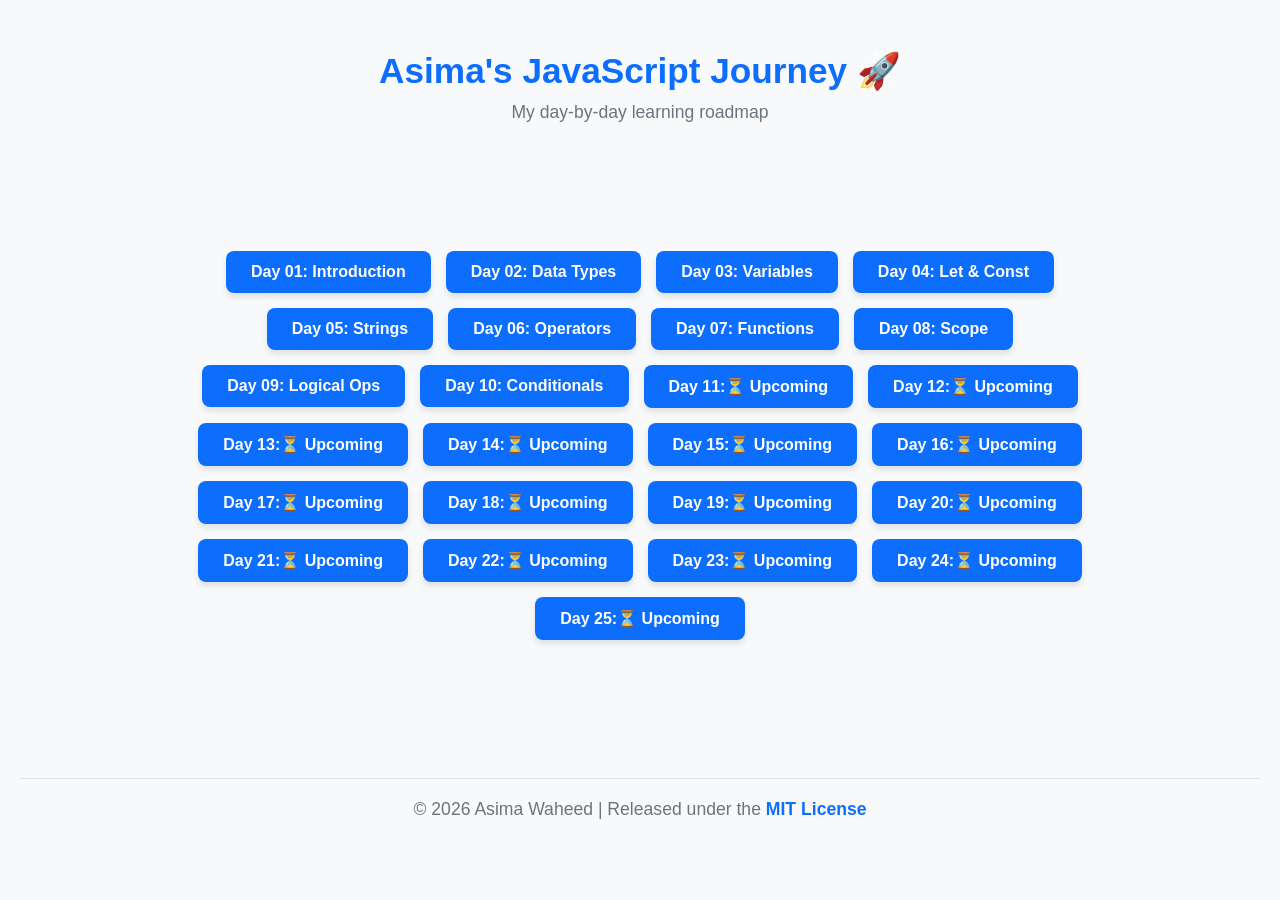
<file: index.html>
<!DOCTYPE html>
<html lang="en">
<head>
    <meta charset="UTF-8">
    <meta name="viewport" content="width=device-width, initial-scale=1.0">
    <title>JavaScript Journey - Asima Waheed</title>
    <link rel="stylesheet" href="style.css">
</head>
<body>

    <header>

        <h1>Asima's JavaScript Journey 🚀</h1>

        <p>My day-by-day learning roadmap</p>

    </header>

    <main class="buttons-container">

        <a href="./Day-1-JS-Introduction/index.html"><button>Day 01: Introduction</button></a>
        <a href="./Day-2-JS-Data-Types/index.html"><button>Day 02: Data Types</button></a>
        <a href="./Day-3-JS-Variables/index.html"><button>Day 03: Variables</button></a>
        <a href="./Day-4-JS-Let-Const/index.html"><button>Day 04: Let & Const</button></a>
        <a href="./Day-5-JS-String/index.html"><button>Day 05: Strings</button></a>
        <a href="./Day-6-JS-Operators/index.html"><button>Day 06: Operators</button></a>
        <a href="./Day-7-JS-Functions/index.html"><button>Day 07: Functions</button></a>
        <a href="./Day-8-JS-Scope/index.html"><button>Day 08: Scope</button></a>
        <a href="./Day-9-JS-Logical-Operators/index.html"><button>Day 09: Logical Ops</button></a>
        <a href="./Day-10-JS-Conditional-Decisions/index.html"><button>Day 10: Conditionals</button></a>
        <a href="./Day-11-JS-/index.html"><button>Day 11:⏳ Upcoming </button></a>
        <a href="./Day-12-JS-/index.html"><button>Day 12:⏳ Upcoming </button></a>
        <a href="./Day-13-JS-/index.html"><button>Day 13:⏳ Upcoming </button></a>
        <a href="./Day-14-JS-/index.html"><button>Day 14:⏳ Upcoming </button></a>
        <a href="./Day-15-JS-/index.html"><button>Day 15:⏳ Upcoming </button></a>
        <a href="./Day-16-JS-/index.html"><button>Day 16:⏳ Upcoming </button></a>
        <a href="./Day-17-JS-/index.html"><button>Day 17:⏳ Upcoming </button></a>
        <a href="./Day-18-JS-/index.html"><button>Day 18:⏳ Upcoming </button></a>
        <a href="./Day-19-JS-/index.html"><button>Day 19:⏳ Upcoming </button></a>
        <a href="./Day-20-JS-/index.html"><button>Day 20:⏳ Upcoming </button></a>
        <a href="./Day-21-JS-/index.html"><button>Day 21:⏳ Upcoming </button></a>
        <a href="./Day-22-JS-/index.html"><button>Day 22:⏳ Upcoming </button></a>
        <a href="./Day-23-JS-/index.html"><button>Day 23:⏳ Upcoming </button></a>
        <a href="./Day-24-JS-/index.html"><button>Day 24:⏳ Upcoming </button></a>
        <a href="./Day-25-JS-/index.html"><button>Day 25:⏳ Upcoming </button></a>


    </main>



    <footer>
        <p>© 2026 Asima Waheed | Released under the <a href="LICENSE" target="_blank">MIT License</a></p>
    </footer>

</body>
</html>
</file>
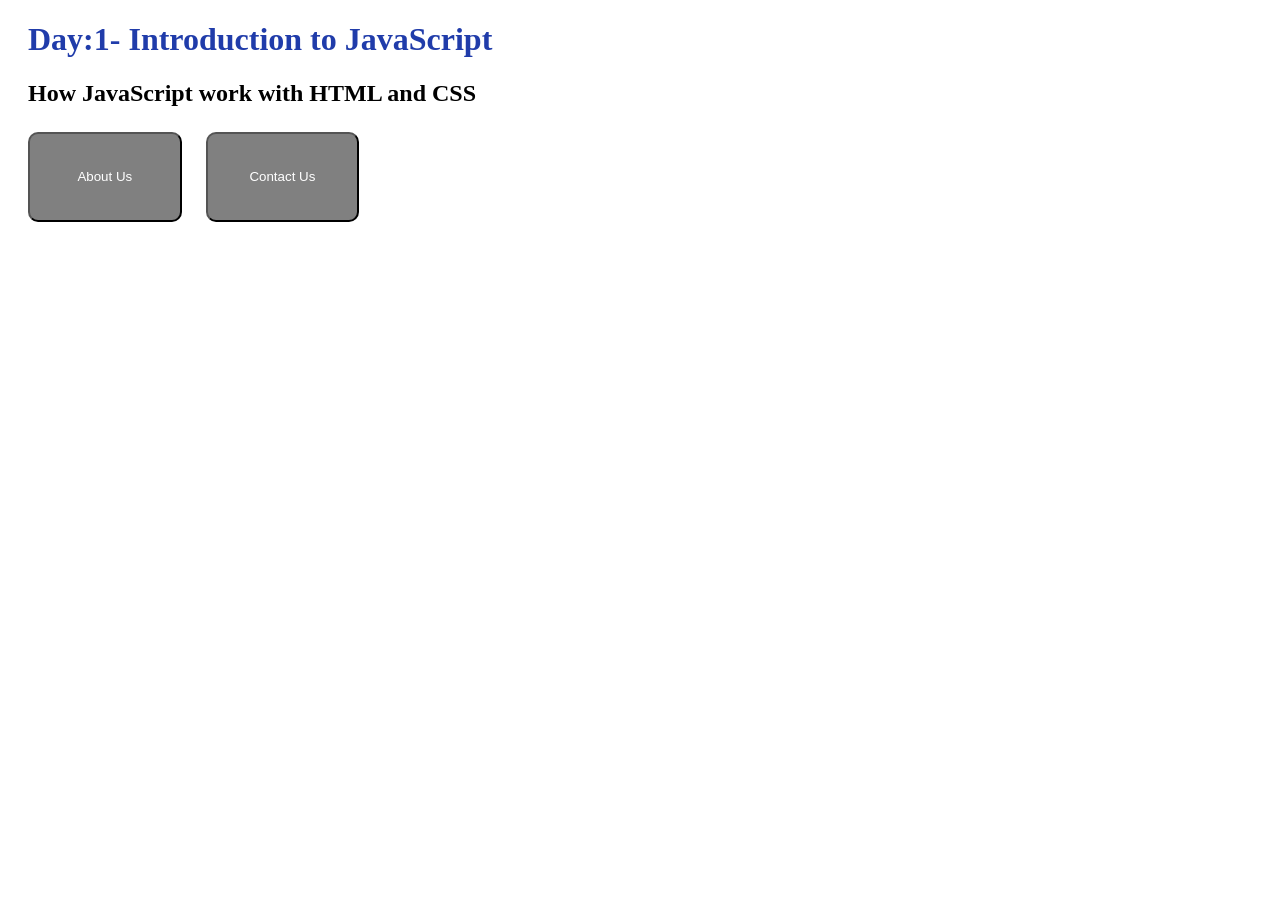
<file: Day-1-JS-Introduction/index.html>
<!DOCTYPE html>
<html lang="en">
<head>
    <meta charset="UTF-8">
    <meta name="viewport" content="width=device-width, initial-scale=1.0">
    <title>Day:1- Introduction to JavaScript</title>
    <link rel="stylesheet" href="style.css">

</head>

<body>

    <h1>Day:1- Introduction to JavaScript</h1>

    <h2>How JavaScript work with HTML and CSS</h2>


    <button onclick="alert('Welcome to JavaScript')">
        About Us
    </button>

    <button onclick="alert('Contacts Us')">
        Contact Us
    </button>
    
</body>

</html>
</file>
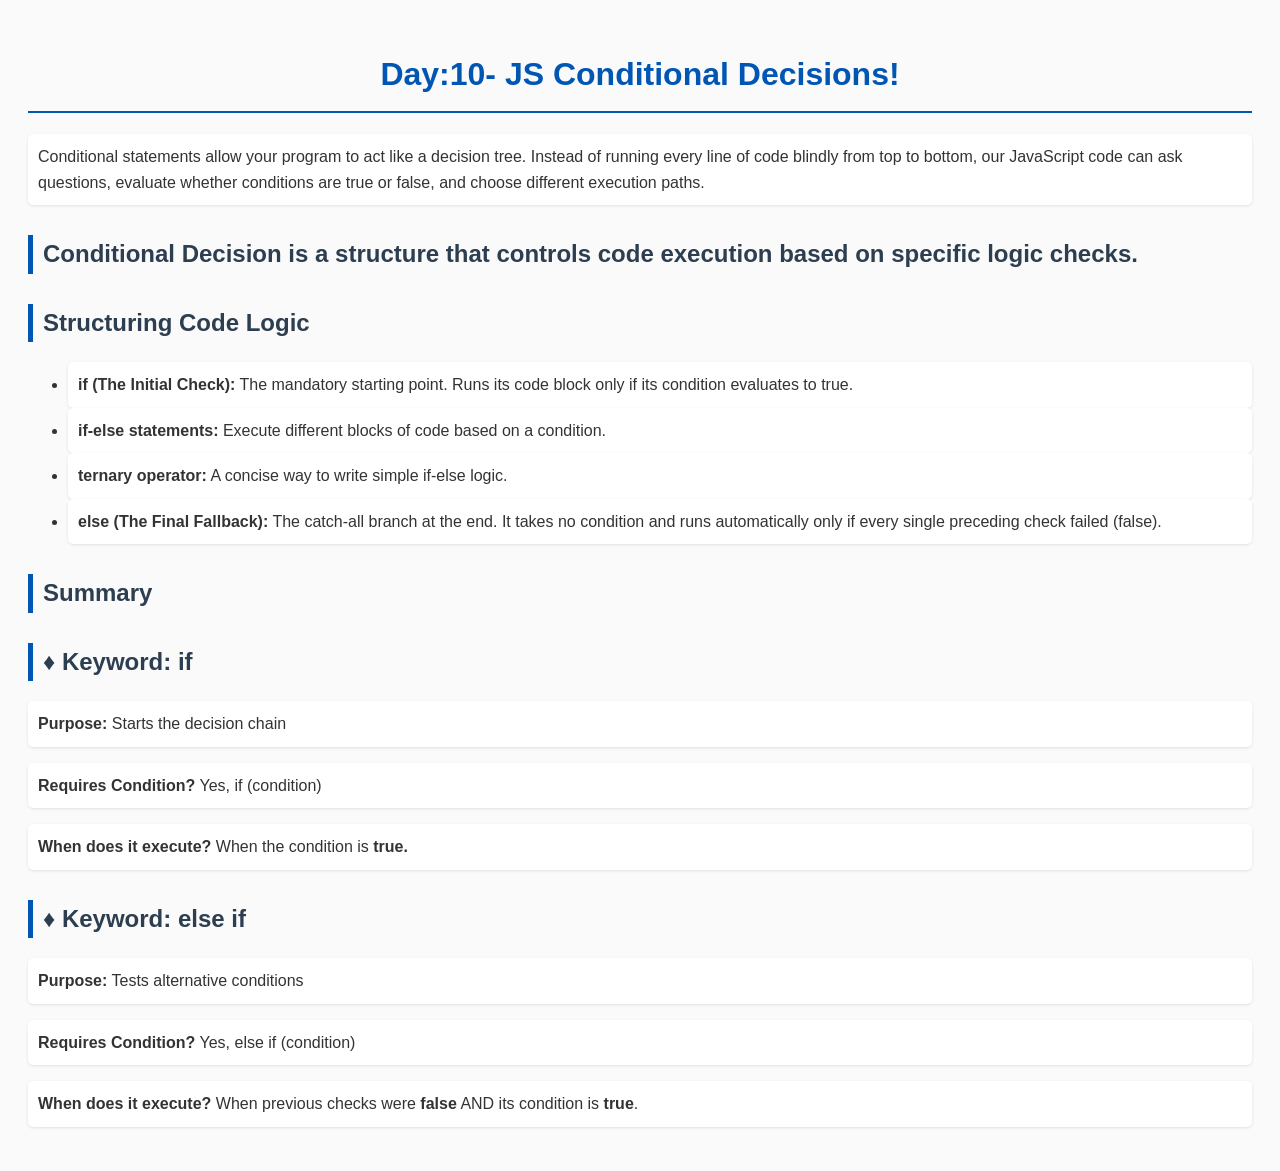
<file: Day-10-JS-Conditional-Decisions/index.html>
<!DOCTYPE html>
<html lang="en">
<head>
    <meta charset="UTF-8">
    <meta name="viewport" content="width=device-width, initial-scale=1.0">
    <title>Day:10- JS Conditional Decisions!</title>
    <link rel="stylesheet" href="style.css">
</head>
<body>

    <h1>Day:10- JS Conditional Decisions!</h1>

            <p>Conditional statements allow your program to act like a decision tree. 
                Instead of running every line of code blindly from top to bottom, 
                our JavaScript code can ask questions, evaluate whether conditions 
                are true or false, and choose different execution paths.</p>

        <h2>Conditional Decision is a structure that controls code execution
             based on specific logic checks.</h2>

        <h2>Structuring Code Logic</h2>

            <ul>
                <li><strong>if (The Initial Check):</strong>
                     The mandatory starting point. Runs its code block only if its condition
                      evaluates to true.</li>

                <li><strong>if-else statements:</strong> Execute different blocks of code
                     based on a condition.</li>

                <li><strong>ternary operator:</strong> A concise way to write simple 
                    if-else logic.</li>

                <li><strong>else (The Final Fallback):</strong> The catch-all branch at the end. 
                    It takes no condition and runs automatically only if every single 
                    preceding check failed (false).</li>
            </ul>

        <h2>Summary</h2>

        <h2><strong>♦ Keyword: if</strong></h2>

            <p><strong>Purpose:</strong> Starts the decision chain</p> 
                
            <p><strong>Requires Condition?</strong> Yes, if (condition)</p>

            <p><strong>When does it execute?</strong> When the condition is <strong>true.</strong></p>

        <h2><strong>♦ Keyword: else if</strong></h2>

            <p><strong>Purpose:</strong> Tests alternative conditions</p> 
                
            <p><strong>Requires Condition?</strong> Yes, else if (condition)</p>

            <p><strong>When does it execute?</strong> When previous checks were 
                <strong>false</strong> AND its condition is <strong>true</strong>.</p>

    
    <script src="script.js"></script>

</body>

</html>
</file>
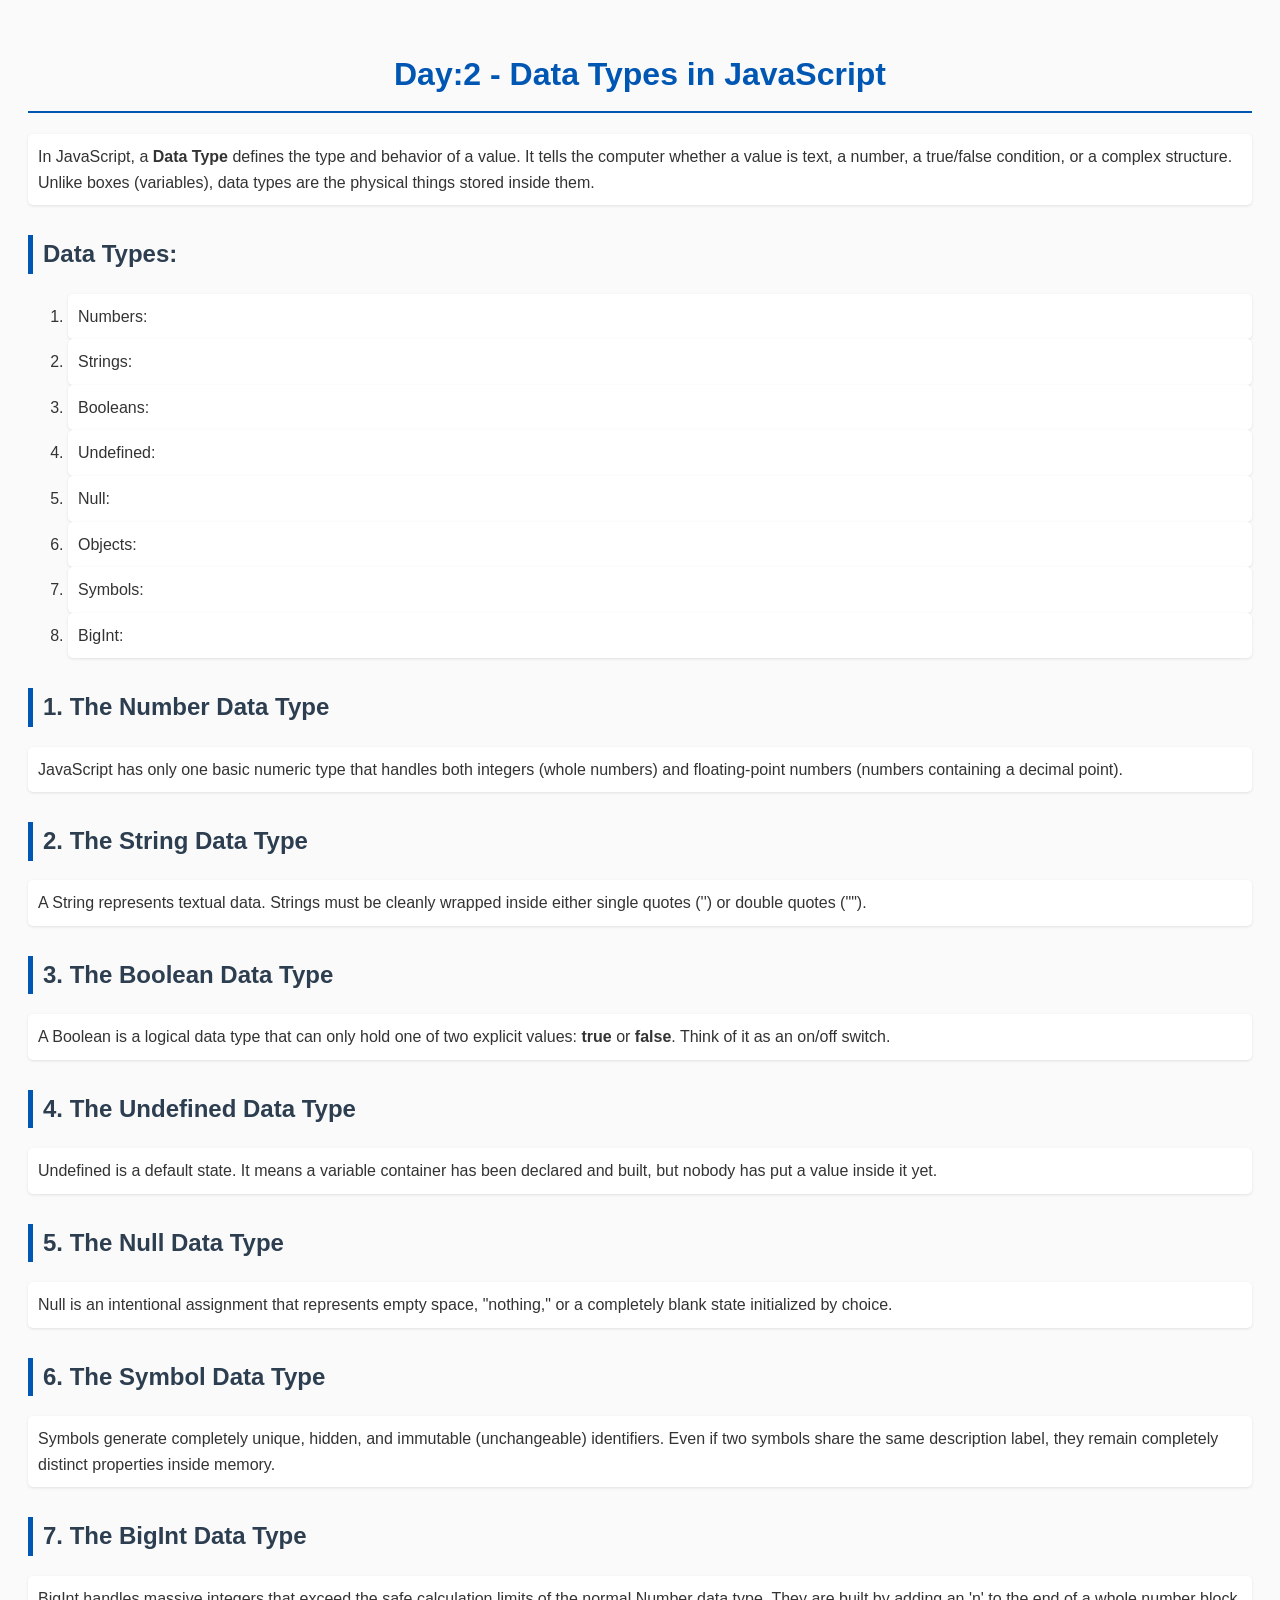
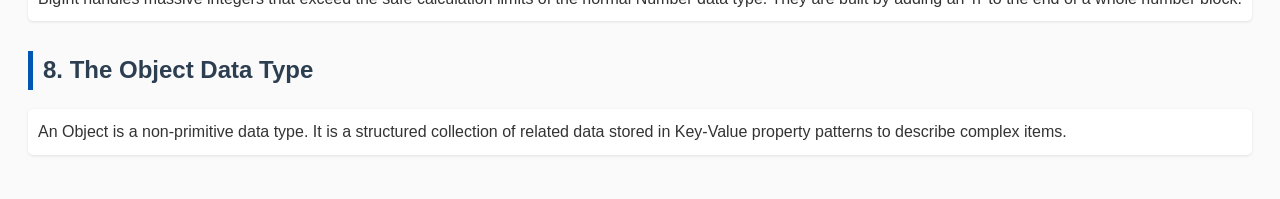
<file: Day-2-JS-Data-Types/index.html>
<!DOCTYPE html>
<html lang="en">
<head>
    <meta charset="UTF-8">
    <meta name="viewport" content="width=device-width, initial-scale=1.0">
    <title>Day-2-JS-Data-Types</title>
    <link rel="stylesheet" href="style.css">

</head>

<body>

    <h1>Day:2 - Data Types in JavaScript</h1>
    
        <p>In JavaScript, a <strong>Data Type</strong> defines the type and behavior of a value. 
            It tells the computer whether a value is text, a number, a true/false condition, 
            or a complex structure. Unlike boxes (variables), data types are the physical 
            things stored inside them.
        </p>

    <h2>Data Types:</h2>
        <ol>
            <li>Numbers:</li>
            <li>Strings:</li>
            <li>Booleans:</li>
            <li>Undefined:</li>
            <li>Null:</li>
            <li>Objects:</li>
            <li>Symbols:</li>
            <li>BigInt:</li>
        </ol>

    <h2>1. The Number Data Type</h2>
        <p>JavaScript has only one basic numeric type that handles both 
            integers (whole numbers) and floating-point numbers 
            (numbers containing a decimal point).
        </p>
    
    <h2>2. The String Data Type</h2>
        <p>A String represents textual data. Strings must be cleanly wrapped 
            inside either single quotes ('') or double quotes ("").
        </p>

    <h2>3. The Boolean Data Type</h2>
        <p>A Boolean is a logical data type that can only hold one of 
            two explicit values: <strong>true</strong> or <strong>false</strong>. 
            Think of it as an on/off switch.
        </p>

    <h2>4. The Undefined Data Type</h2>
        <p>Undefined is a default state. It means a variable container has been 
            declared and built, but nobody has put a value inside it yet.
        </p>

    <h2>5. The Null Data Type</h2>
        <p>Null is an intentional assignment that represents empty space, 
            "nothing," or a completely blank state initialized by choice.
        </p>

    <h2>6. The Symbol Data Type</h2>
        <p>Symbols generate completely unique, hidden, and immutable (unchangeable) 
            identifiers. Even if two symbols share the same description label, 
            they remain completely distinct properties inside memory.
        </p>

    <h2>7. The BigInt Data Type</h2>
        <p>BigInt handles massive integers that exceed the safe calculation limits of the 
            normal Number data type. They are built by adding an 'n' to the end of a whole number block.
        </p>

    <h2>8. The Object Data Type</h2>
        <p>An Object is a non-primitive data type. It is a structured collection of related 
            data stored in Key-Value property patterns to describe complex items.
        </p>


<script src="script.js"></script>

</body>

</html>
</file>
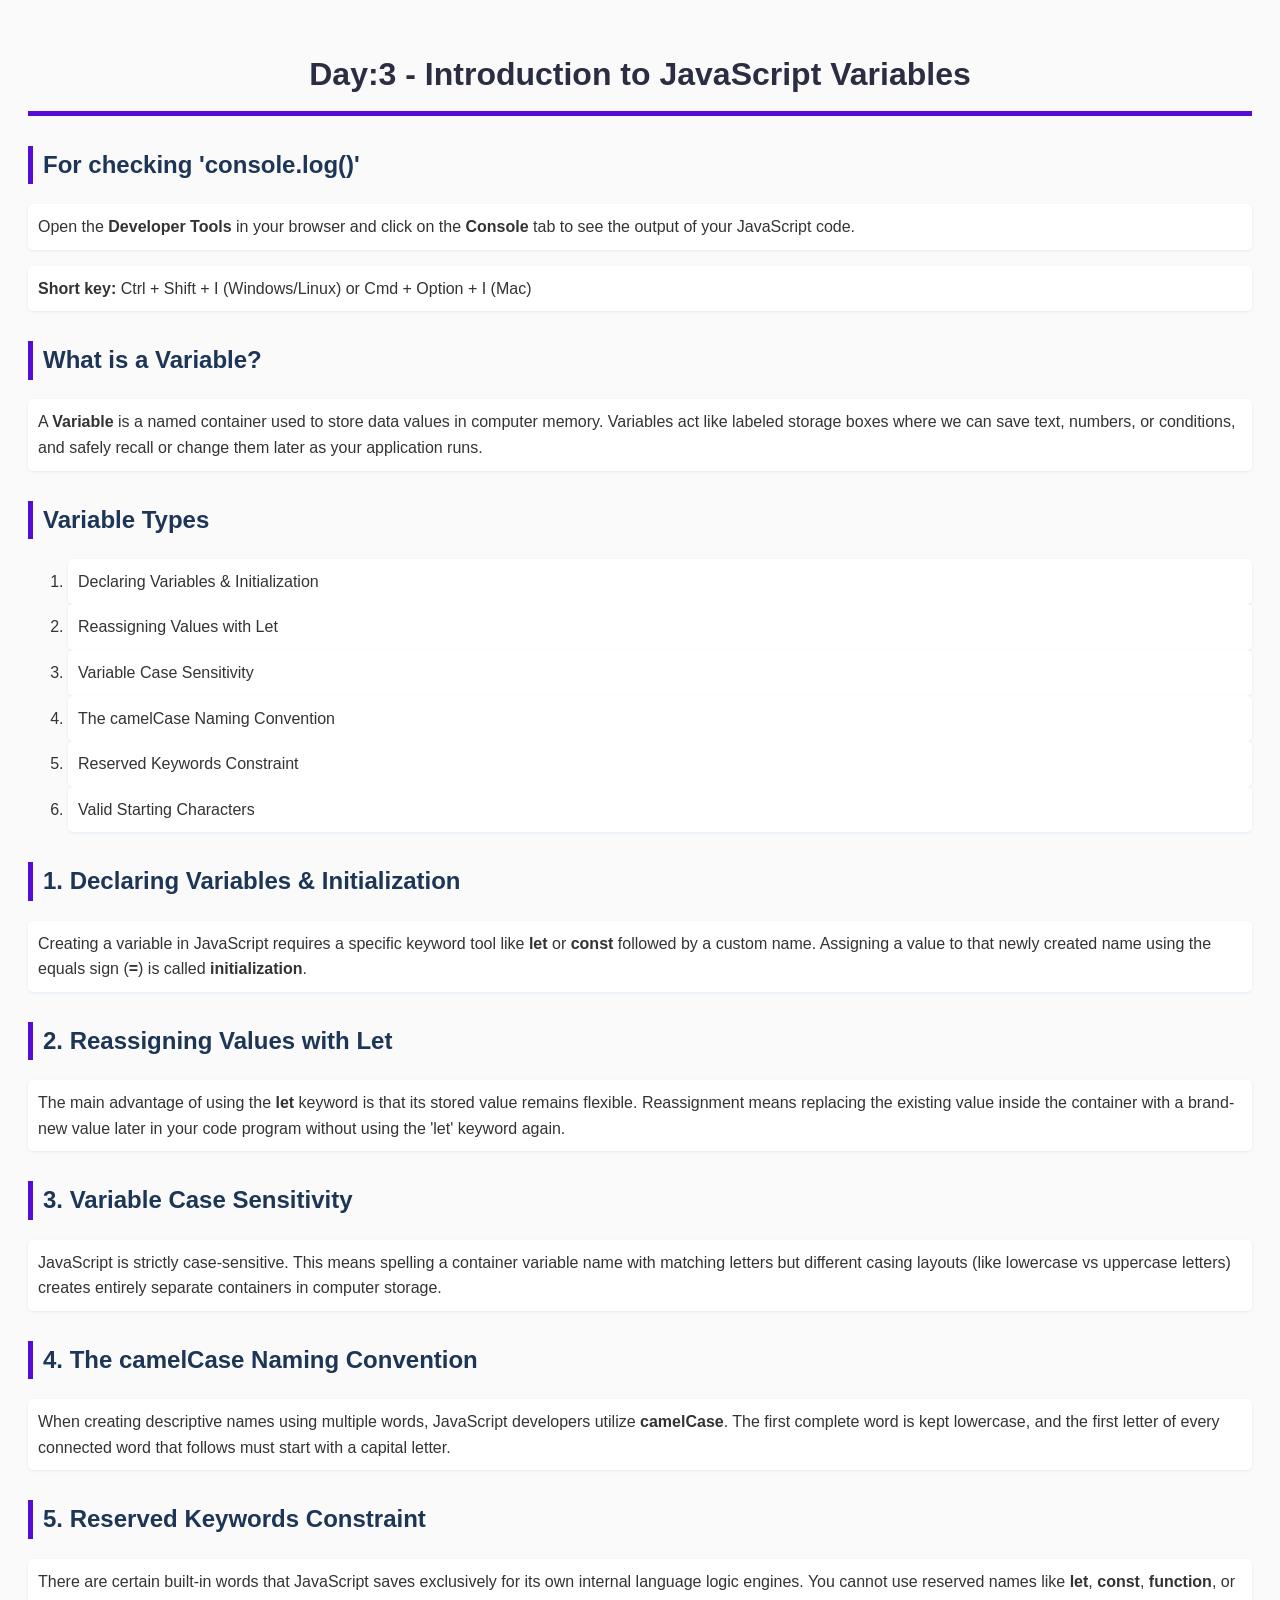
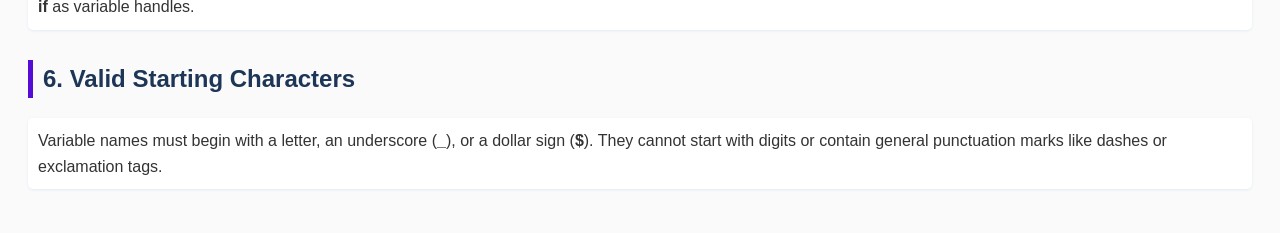
<file: Day-3-JS-Variables/index.html>
<!DOCTYPE html>
<html lang="en">
<head>
    <meta charset="UTF-8">
    <meta name="viewport" content="width=device-width, initial-scale=1.0">
    <title>Day:3 - Introduction to JavaScript Variables</title>
    <link rel="stylesheet" href="style.css">
</head>
<body>

    <h1>Day:3 - Introduction to JavaScript Variables</h1>
    
    <h2>For checking 'console.log()'</h2>
    <p>Open the <strong>Developer Tools</strong> in your browser and click on the <strong>Console</strong> 
        tab to see the output of your JavaScript code.</p>
        <p><strong>Short key:</strong> Ctrl + Shift + I (Windows/Linux) or Cmd + Option + I (Mac)</p> 

    <h2>What is a Variable?</h2>
        <p>A <strong>Variable</strong> is a named container used to store data
            values in computer memory. Variables act like labeled storage
            boxes where we can save text, numbers, or conditions, and safely
            recall or change them later as your application runs.
        </p>

    <h2>Variable Types</h2>
        <ol>
            <li>Declaring Variables & Initialization</li>
            <li>Reassigning Values with Let</li>
            <li>Variable Case Sensitivity</li>
            <li>The camelCase Naming Convention</li>
            <li>Reserved Keywords Constraint</li>
            <li>Valid Starting Characters</li>
        </ol>

    <h2>1. Declaring Variables & Initialization</h2>
        <p>Creating a variable in JavaScript requires a specific keyword tool
            like <strong>let</strong> or <strong>const</strong> followed by a 
            custom name. Assigning a value to that newly created name using the 
            equals sign (<strong>=</strong>) is called <strong>initialization</strong>.
        </p>
    
    <h2>2. Reassigning Values with Let</h2>
        <p>The main advantage of using the <strong>let</strong> keyword is that its 
            stored value remains flexible. Reassignment means replacing the existing 
            value inside the container with a brand-new value later in your code 
            program without using the 'let' keyword again.
        </p>

    <h2>3. Variable Case Sensitivity</h2>
        <p>JavaScript is strictly case-sensitive. This means spelling a container 
            variable name with matching letters but different casing layouts 
            (like lowercase vs uppercase letters) creates entirely separate containers 
            in computer storage.
        </p>

    <h2>4. The camelCase Naming Convention</h2>
        <p>When creating descriptive names using multiple words, 
            JavaScript developers utilize <strong>camelCase</strong>. The first complete 
            word is kept lowercase, and the first letter of every connected word 
            that follows must start with a capital letter.
        </p>

    <h2>5. Reserved Keywords Constraint</h2>
        <p>There are certain built-in words that JavaScript saves exclusively for its 
            own internal language logic engines. You cannot use reserved names 
            like <strong>let</strong>, <strong>const</strong>, <strong>function</strong>, 
            or <strong>if</strong> as variable handles.
        </p>

    <h2>6. Valid Starting Characters</h2>
        <p>Variable names must begin with a letter, an underscore (<strong>_</strong>), 
            or a dollar sign (<strong>$</strong>). They cannot start with digits or 
            contain general punctuation marks like dashes or exclamation tags.
        </p>

  
    <script src="script.js"></script>

</body>

</html>
</file>
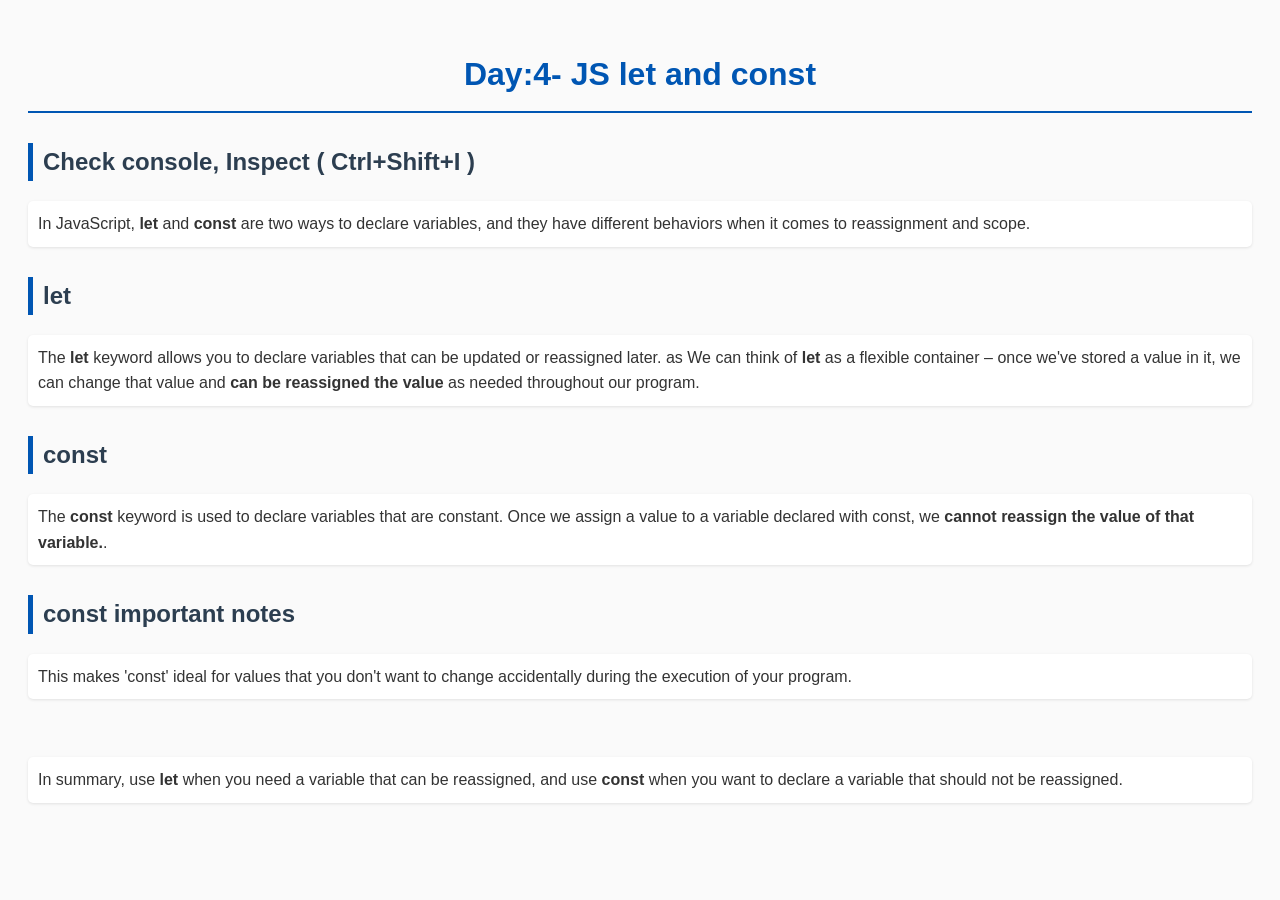
<file: Day-4-JS-Let-Const/index.html>
<!DOCTYPE html>
<html lang="en">
<head>
    <meta charset="UTF-8">
    <meta name="viewport" content="width=device-width, initial-scale=1.0">
    <title>Day:4- JavaScript let and const</title>
    <link rel="stylesheet" href="style.css">
    <script src="script.js" defer></script>
</head>

<body>

    <h1>Day:4- JS let and const</h1>

    <h2>Check console, Inspect ( Ctrl+Shift+I )</h2>

        <p>In JavaScript, <strong>let</strong> and <strong>const</strong> are two ways 
            to declare variables, and they have different behaviors when it comes 
            to reassignment and scope.</p>

    <h2>let</h2>
        <p>The <strong> let </strong> keyword allows you to declare variables that
             can be updated or reassigned later.  as
             We can think of <strong> let </strong>  as a flexible container – 
             once we've stored a value in it, we can change that value and 
             <strong>can be reassigned the value</strong> as needed throughout our program.</p>

    <h2>const</h2>
    <p>The <strong> const </strong> keyword is used to declare variables that are constant. 
        Once we assign a value to a variable declared with const,
        we <strong> cannot reassign the value of that variable.</strong>.</p>

    <h2>const important notes</h2>
    <p>This makes 'const' ideal for values that you don't want to change accidentally
         during the execution of your program.</p> <br>

    <p>In summary, use <strong> let </strong> when you need a variable that can be reassigned,
         and use <strong> const </strong> when you want to declare 
         a variable that should not be reassigned.</p>

</body>
</html>
</file>
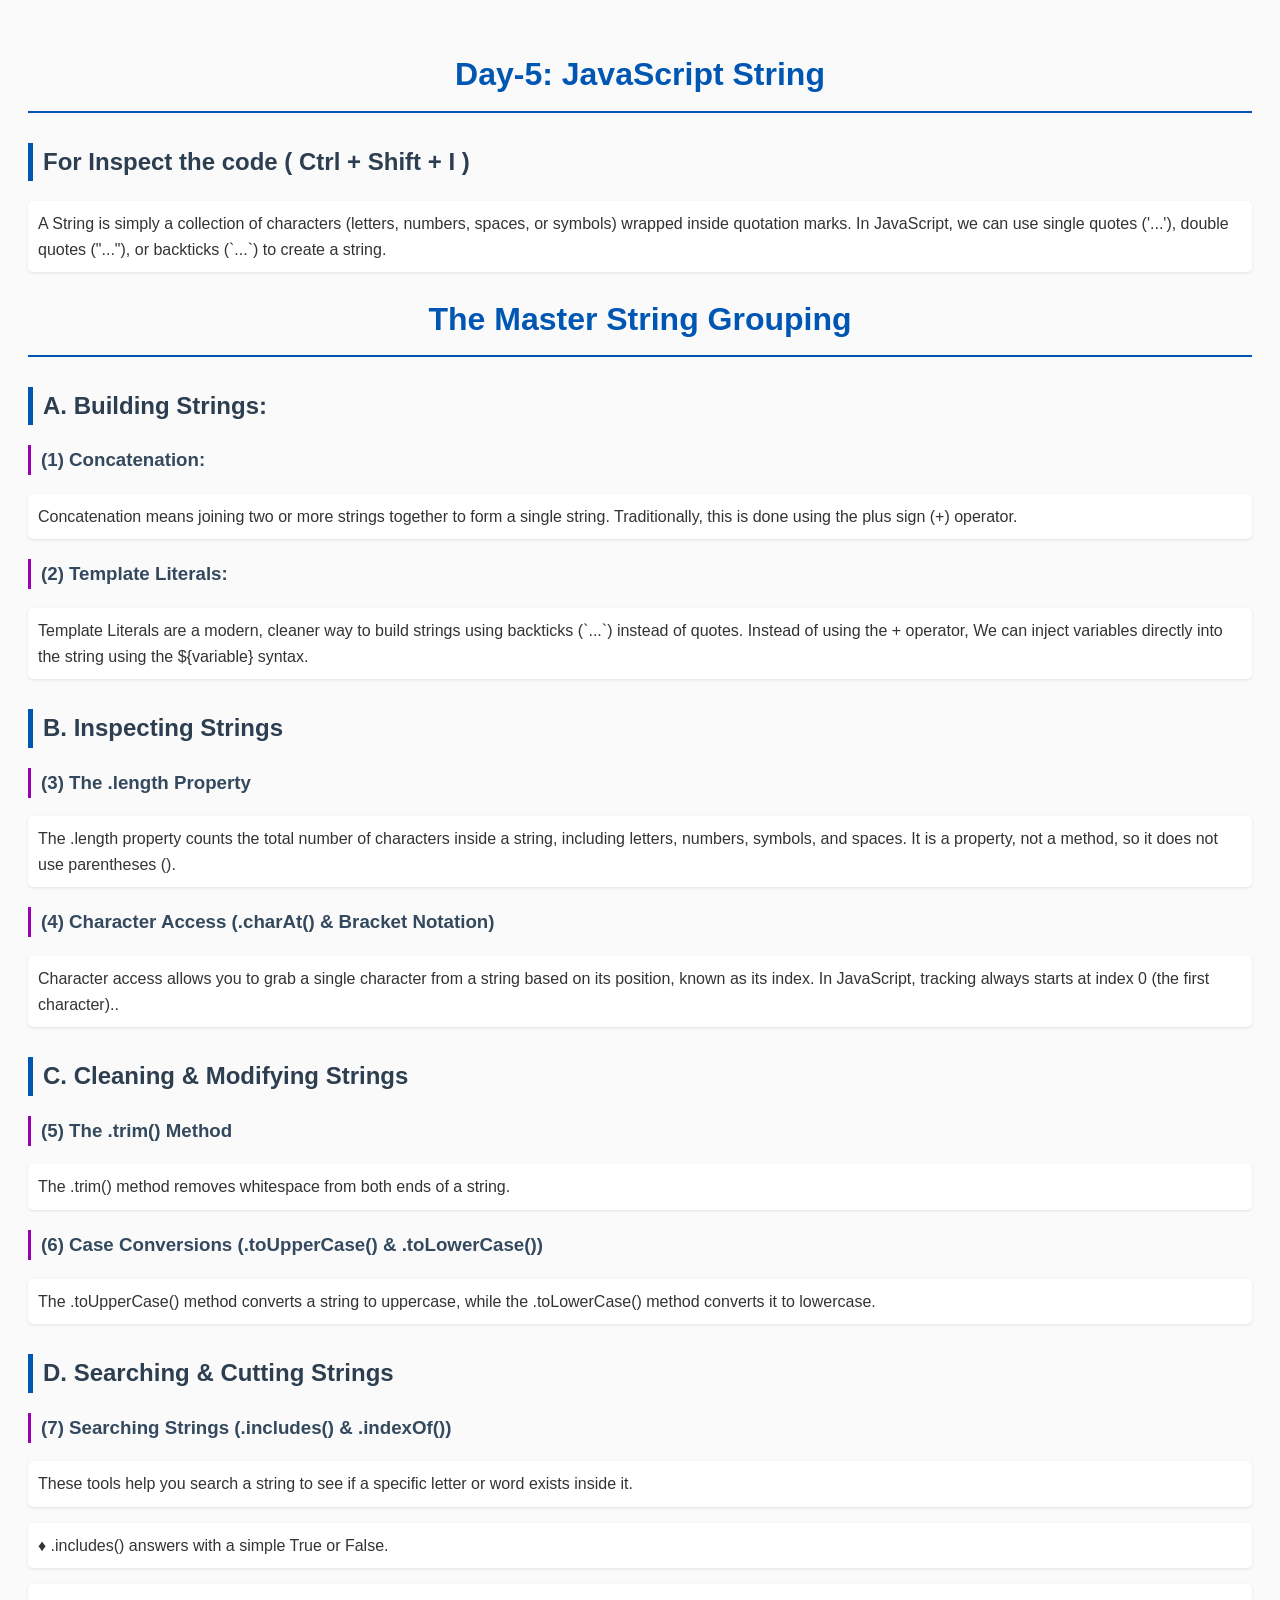
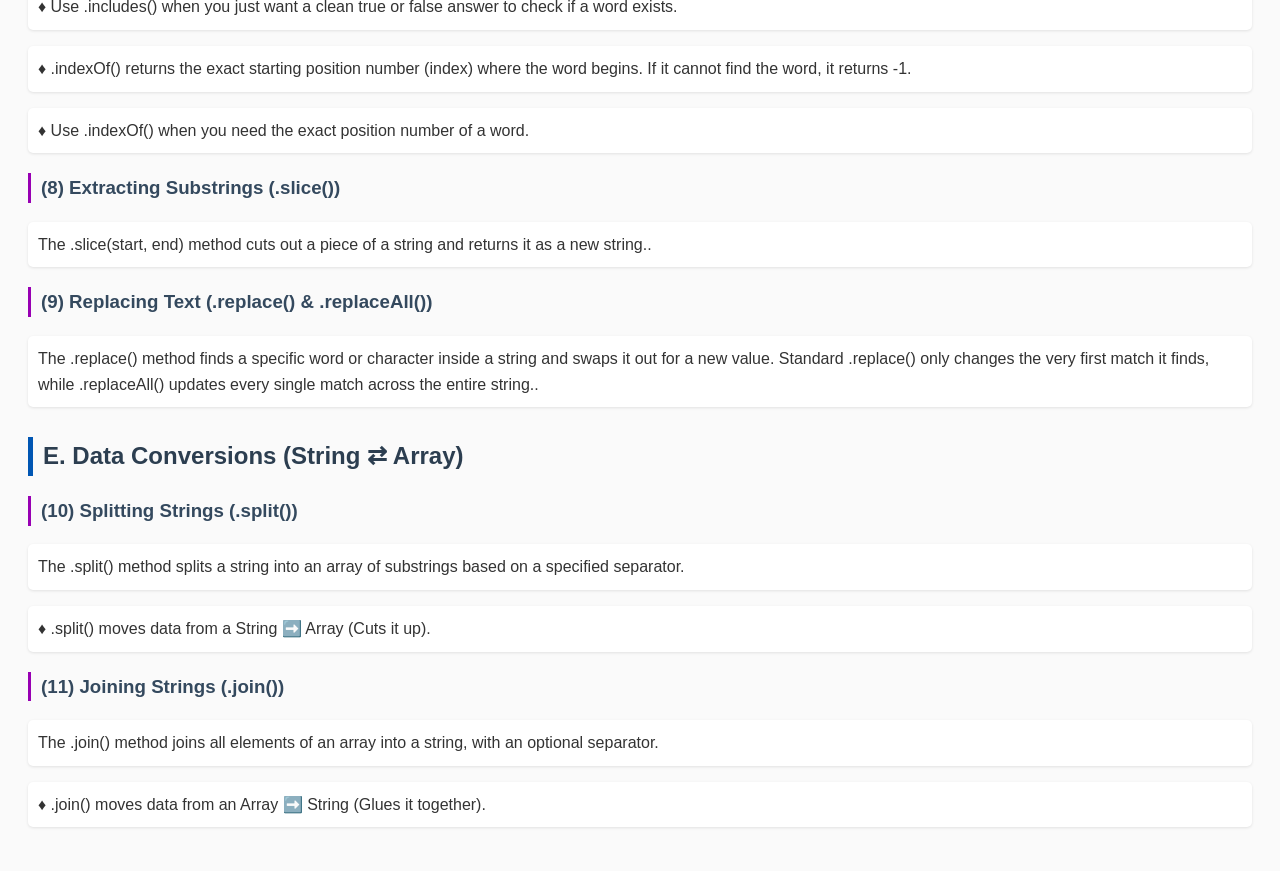
<file: Day-5-JS-String/index.html>
<!DOCTYPE html>
<html lang="en">
<head>
    <meta charset="UTF-8">
    <meta name="viewport" content="width=device-width, initial-scale=1.0">
    <title>Day-5: JavaScript String</title>
    <link rel="stylesheet" href="style.css">
</head>
<body>

    <h1>Day-5: JavaScript String</h1>

        <h2>For Inspect the code ( Ctrl + Shift + I )</h2>

        <p>A String is simply a collection of characters (letters, numbers, spaces, or symbols) 
            wrapped inside quotation marks. In JavaScript, we can use single quotes ('...'), 
            double quotes ("..."), or backticks (`...`) to create a string.</p>
    
    <h1>The Master String Grouping</h1>

        <h2>A. Building Strings:</h2>

            <h3>(1) Concatenation:</h3>

                <p>Concatenation means joining two or more strings together to form
                    a single string. Traditionally, this is done using the plus sign (+) operator.</p>

            <h3>(2) Template Literals:</h3>

                <p>Template Literals are a modern, cleaner way to build strings using 
                    backticks (`...`) instead of quotes. Instead of using the + operator, 
                    We can inject variables directly into the string using the 
                    ${variable} syntax.</p>

        <h2>B. Inspecting Strings</h2>

            <h3>(3) The .length Property</h3>

                <p>The .length property counts the total number of characters inside a 
                    string, including letters, numbers, symbols, and spaces. 
                    It is a property, not a method, so it does not use parentheses ().</p>

            <h3>(4) Character Access (.charAt() & Bracket Notation)</h3>

                <p>Character access allows you to grab a single character from a string
                    based on its position, known as its index. In JavaScript, 
                    tracking always starts at index 0 (the first character)..</p>

        <h2>C. Cleaning & Modifying Strings</h2>
         
            <h3>(5) The .trim() Method</h3>

                <p>The .trim() method removes whitespace from both ends of a string.</p>

            <h3>(6) Case Conversions (.toUpperCase() & .toLowerCase())</h3>

                <p>The .toUpperCase() method converts a string to uppercase, 
                    while the .toLowerCase() method converts it to lowercase.</p>

        <h2>D. Searching & Cutting Strings</h2>

            <h3>(7) Searching Strings (.includes() & .indexOf())</h3>

                <p>These tools help you search a string to see if a specific letter or 
                    word exists inside it.

                <p>♦ .includes() answers with a simple True or False.</p>

                    <p>♦ Use .includes() when you just want a clean true or false answer to 
                        check if a word exists.</p>
            
                <p>♦ .indexOf() returns the exact starting position number (index) 
                    where the word begins. If it cannot find the word, it returns -1.</p>

                    <p>♦ Use .indexOf() when you need the exact position number of a word.</p>

            <h3>(8) Extracting Substrings (.slice())</h3>

                <p>The .slice(start, end) method cuts out a piece of a string 
                    and returns it as a new string..</p>

            <h3>(9) Replacing Text (.replace() & .replaceAll())</h3>

                <p>The .replace() method finds a specific word or character inside a 
                    string and swaps it out for a new value. Standard .replace() only 
                    changes the very first match it finds, while .replaceAll() updates 
                    every single match across the entire string..</p>

        <h2>E. Data Conversions (String ⇄ Array)</h2>

            <h3>(10) Splitting Strings (.split())</h3>

                <p>The .split() method splits a string into an array of 
                    substrings based on a specified separator.</p>

                    <p>♦ .split() moves data from a String ➡️ Array (Cuts it up).</p>

            <h3>(11) Joining Strings (.join())</h3>

                <p>The .join() method joins all elements of an array into a string, 
                    with an optional separator.</p>

                    <p>♦ .join() moves data from an Array ➡️ String (Glues it together).</p>
                        
                        

    <script src="script.js"></script>

</body>
</html>
</file>
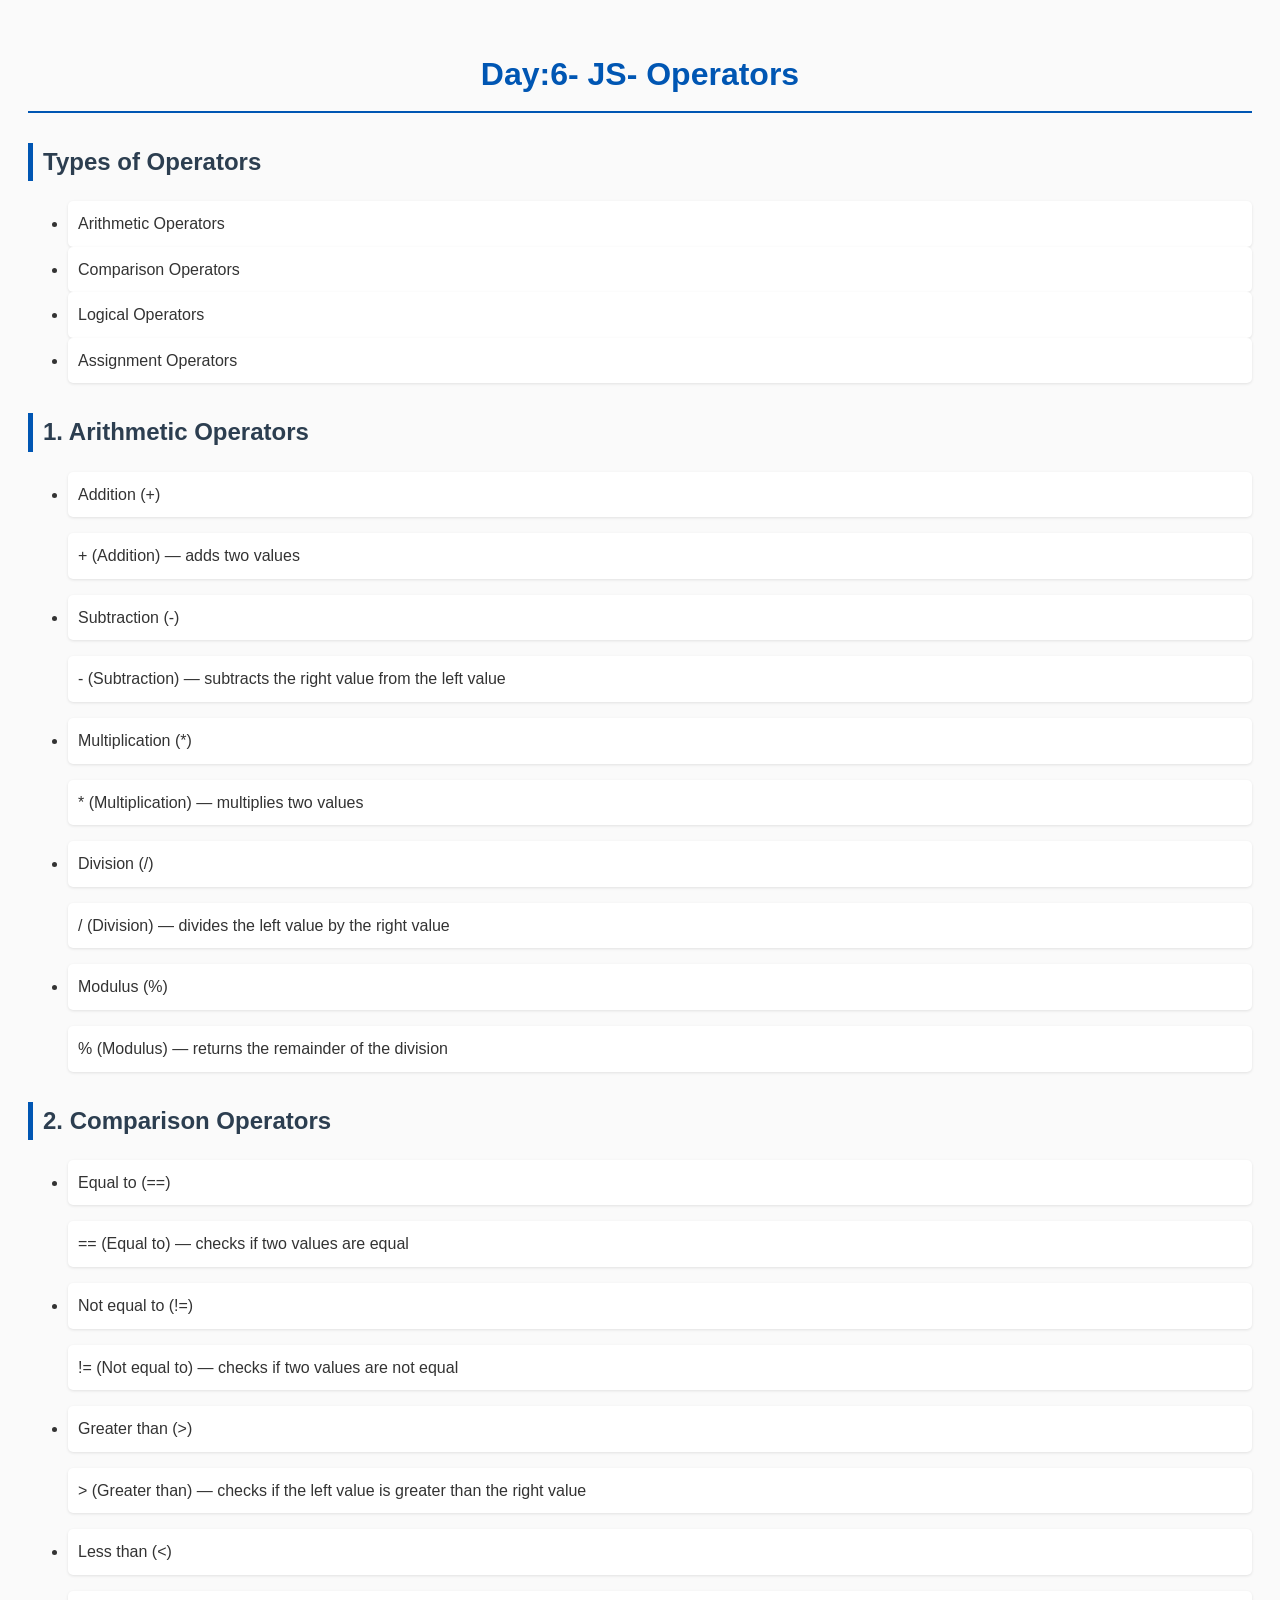
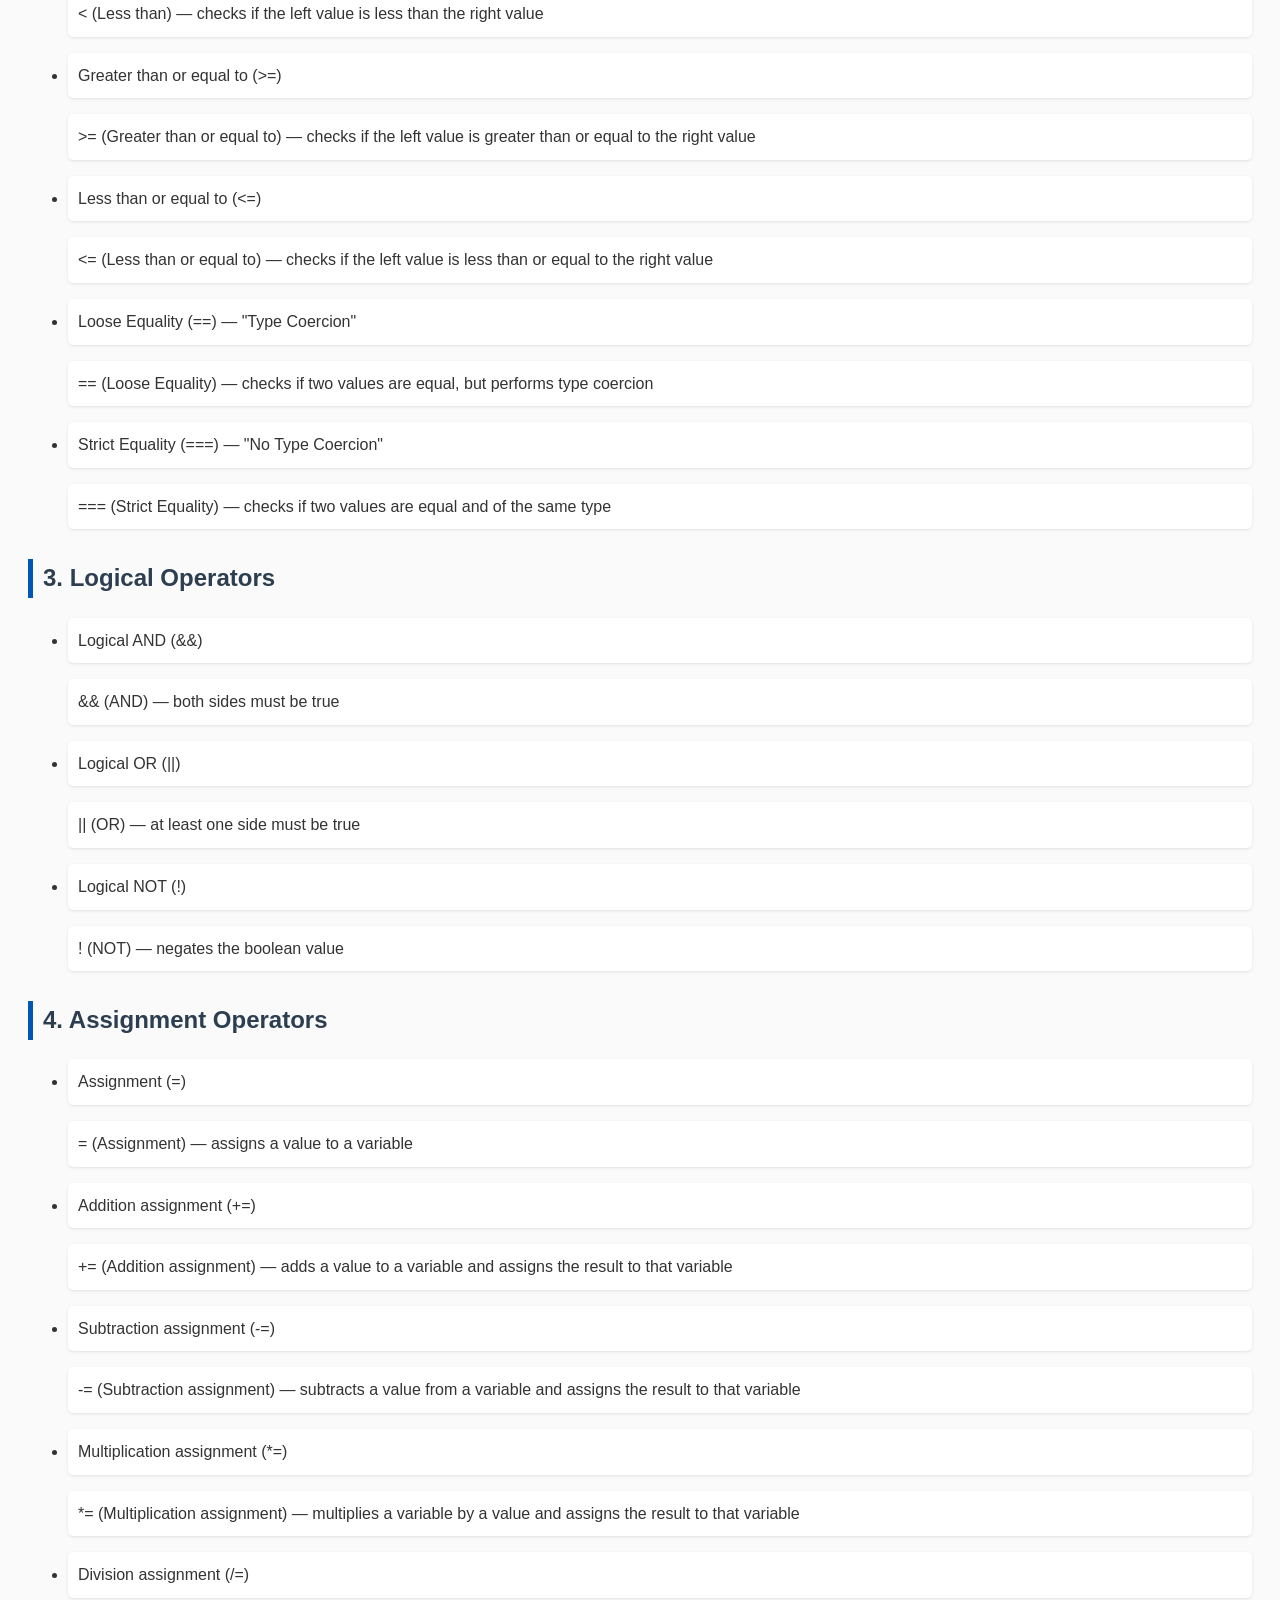
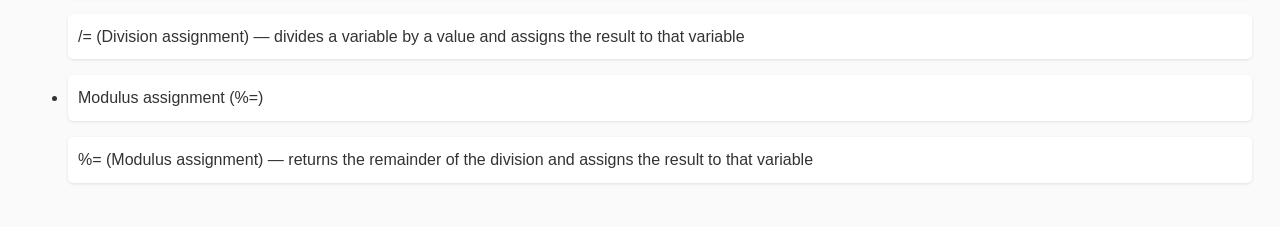
<file: Day-6-JS-Operators/index.html>
<!DOCTYPE html>
<html lang="en">
<head>
    <meta charset="UTF-8">
    <meta name="viewport" content="width=device-width, initial-scale=1.0">
    <title>Day: 6- Operators</title>
    <link rel="stylesheet" href="style.css">
</head>
<body>

    <h1>Day:6- JS- Operators</h1>

        <h2>Types of Operators</h2>

            <ul>
                <li>Arithmetic Operators</li>
                <li>Comparison Operators</li>
                <li>Logical Operators</li>
                <li>Assignment Operators</li>
            </ul>

        <h2>1. Arithmetic Operators</h2>

            <ul>
                <li>Addition (+)</li> 
                    <p>+ (Addition) — adds two values</p>

                <li>Subtraction (-)</li>
                    <p>- (Subtraction) — subtracts the right value from the left value</p>

                <li>Multiplication (*)</li>

                    <p>* (Multiplication) — multiplies two values</p>
                <li>Division (/)</li>

                    <p>/ (Division) — divides the left value by the right value</p>

                <li>Modulus (%)</li>
                    <p>% (Modulus) — returns the remainder of the division</p>
            </ul>

        <h2>2. Comparison Operators</h2>

            <ul>
                <li>Equal to (==)</li>
                    <p>== (Equal to) — checks if two values are equal</p>

                <li>Not equal to (!=)</li>
                    <p>!= (Not equal to) — checks if two values are not equal</p>

                <li>Greater than (>)</li>
                    <p>> (Greater than) — checks if the left value is greater than the right value</p>

                <li>Less than (<)</li>
                    <p>< (Less than) — checks if the left value is less than the right value</p>

                <li>Greater than or equal to (>=)</li>
                    <p>>= (Greater than or equal to) — checks if the left value is greater than or equal to the right value</p>

                <li>Less than or equal to (<=)</li>
                    <p><= (Less than or equal to) — checks if the left value is less than or equal to the right value</p>

                <li>Loose Equality (==) — "Type Coercion"</li>
                    <p>== (Loose Equality) — checks if two values are equal, but performs type coercion</p>

                <li>Strict Equality (===) — "No Type Coercion"</li>
                    <p>=== (Strict Equality) — checks if two values are equal and of the same type</p>

            </ul>

        <h2>3. Logical Operators</h2>

            <ul>
                <li>Logical AND (&&)</li>
                    <p>&& (AND) — both sides must be true</p>

                <li>Logical OR (||)</li>
                    <p>|| (OR) — at least one side must be true</p>

                <li>Logical NOT (!)</li> 
                    <p>! (NOT) — negates the boolean value</p>
            </ul>

        <h2>4. Assignment Operators</h2>

            <ul>
                <li>Assignment (=)</li>
                    <p>= (Assignment) — assigns a value to a variable</p>

                <li>Addition assignment (+=)</li>
                    <p>+= (Addition assignment) — adds a value to a variable and assigns the result to that variable</p>
                    
                <li>Subtraction assignment (-=)</li>
                    <p>-= (Subtraction assignment) — subtracts a value from a variable and assigns the result to that variable</p>

                <li>Multiplication assignment (*=)</li>
                    <p>*= (Multiplication assignment) — multiplies a variable by a value and assigns the result to that variable</p>

                <li>Division assignment (/=)</li>
                    <p>/= (Division assignment) — divides a variable by a value and assigns the result to that variable</p>
                    
                <li>Modulus assignment (%=)</li>
                    <p>%= (Modulus assignment) — returns the remainder of the division and assigns the result to that variable</p>
            </ul>                   
 
            

 <script src="script.js"></script>

</body>
</html>
</file>
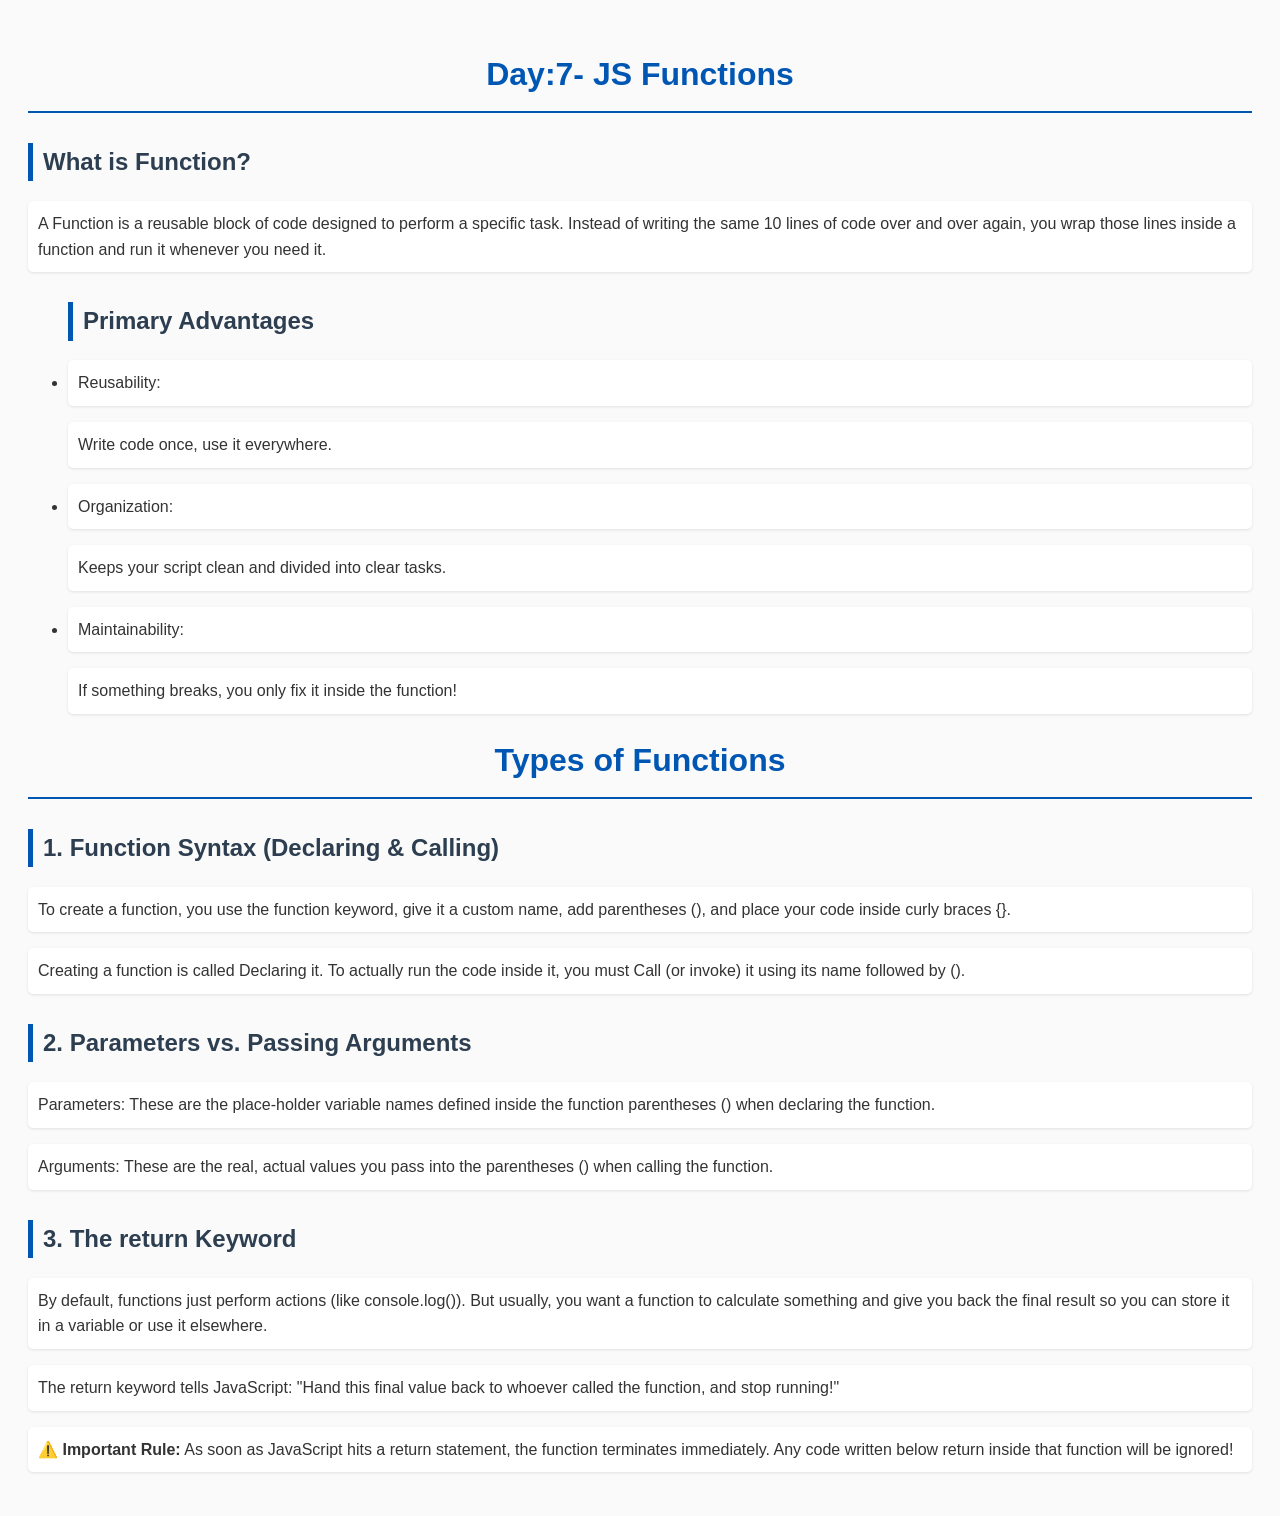
<file: Day-7-JS-Functions/index.html>
<!DOCTYPE html>
<html lang="en">
<head>
    <meta charset="UTF-8">
    <meta name="viewport" content="width=device-width, initial-scale=1.0">
    <title>Day:7- JS Functions</title>
    <link rel="stylesheet" href="style.css">
</head>
<body>



    <h1>Day:7- JS Functions</h1>

        <h2>What is Function?</h2>

            <p>A Function is a reusable block of code designed to perform a specific task.
                 Instead of writing the same 10 lines of code over and over again, you wrap 
                 those lines inside a function and run it whenever you need it.</p>

                <ul>
                    <h2>Primary Advantages</h2>

                    <li>Reusability:</li>

                        <p>Write code once, use it everywhere.</p>

                    <li>Organization:</li>

                        <p>Keeps your script clean and divided into clear tasks.</p>

                    <li>Maintainability:</li>

                        <p>If something breaks, you only fix it inside the function!</p>
                </ul>

            <h1>Types of Functions</h1>
                
                
                <h2>1. Function Syntax (Declaring & Calling)</h2>

                    <p>To create a function, you use the function keyword, 
                        give it a custom name, add parentheses (), and place your 
                        code inside curly braces {}.</p>

                            <p>Creating a function is called Declaring it. To actually run the 
                                code inside it, you must Call (or invoke) it using its name followed by ().</p>

                <h2>2. Parameters vs. Passing Arguments</h2>

                    <p>Parameters: These are the place-holder variable names defined inside
                        the function parentheses () when declaring the function.</p>

                        <p>Arguments: These are the real, actual values you pass into the
                            parentheses () when calling the function.</p>

                    <h2>3. The return Keyword</h2>

                        <p>By default, functions just perform actions (like console.log()). 
                            But usually, you want a function to calculate something and give you 
                            back the final result so you can store it in a variable or use it elsewhere.</p>

                            <p>The return keyword tells JavaScript: "Hand this final value back to 
                                whoever called the function, and stop running!"</p>

                                <p> <strong>⚠️ Important Rule:</strong> As soon as JavaScript hits a return statement, 
                                    the function terminates immediately. Any code written below return 
                                        inside that function will be ignored!</p>
                
    
    












    <script src="script.js"></script>
</body>
</html>
</file>
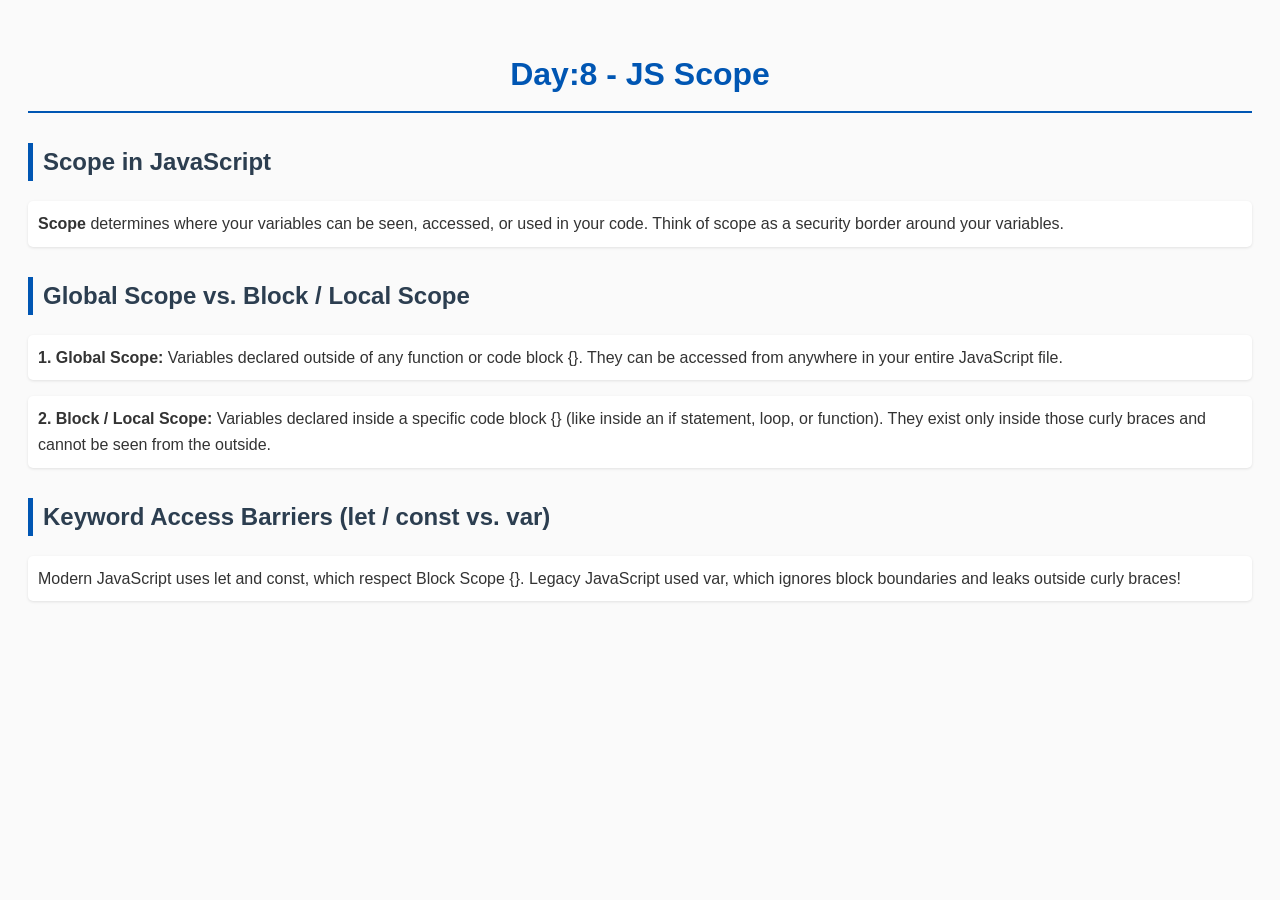
<file: Day-8-JS-Scope/index.html>
<!DOCTYPE html>
<html lang="en">
<head>
    <meta charset="UTF-8">
    <meta name="viewport" content="width=device-width, initial-scale=1.0">
    <title>Day: 8- JS- Scope</title>
    <link rel="stylesheet" href="style.css">
</head>
<body>

    <h1>Day:8 - JS Scope</h1>

        <h2>Scope in JavaScript</h2>

            <p><strong>Scope</strong> determines where your variables can be seen, 
                accessed, or used in your code. Think of scope as a security border 
                around your variables.</p>
 
        <h2>Global Scope vs. Block / Local Scope</h2>

                <p> <strong>1. Global Scope:</strong> Variables declared outside of any
                     function or code block {}. They can be accessed from anywhere in
                      your entire JavaScript file. </p>

                <p> <strong>2. Block / Local Scope:</strong> Variables declared inside a
                     specific code block {} (like inside an if statement, loop, or function).
                      They exist only inside those curly braces and cannot be seen from the outside.</p>

        <h2>Keyword Access Barriers (let / const vs. var)</h2>

                <p>Modern JavaScript uses let and const, which respect Block Scope {}.
                     Legacy JavaScript used var, which ignores block boundaries and 
                     leaks outside curly braces!</p>
    

    <script src="script.js"></script>

</body>

</html>
</file>
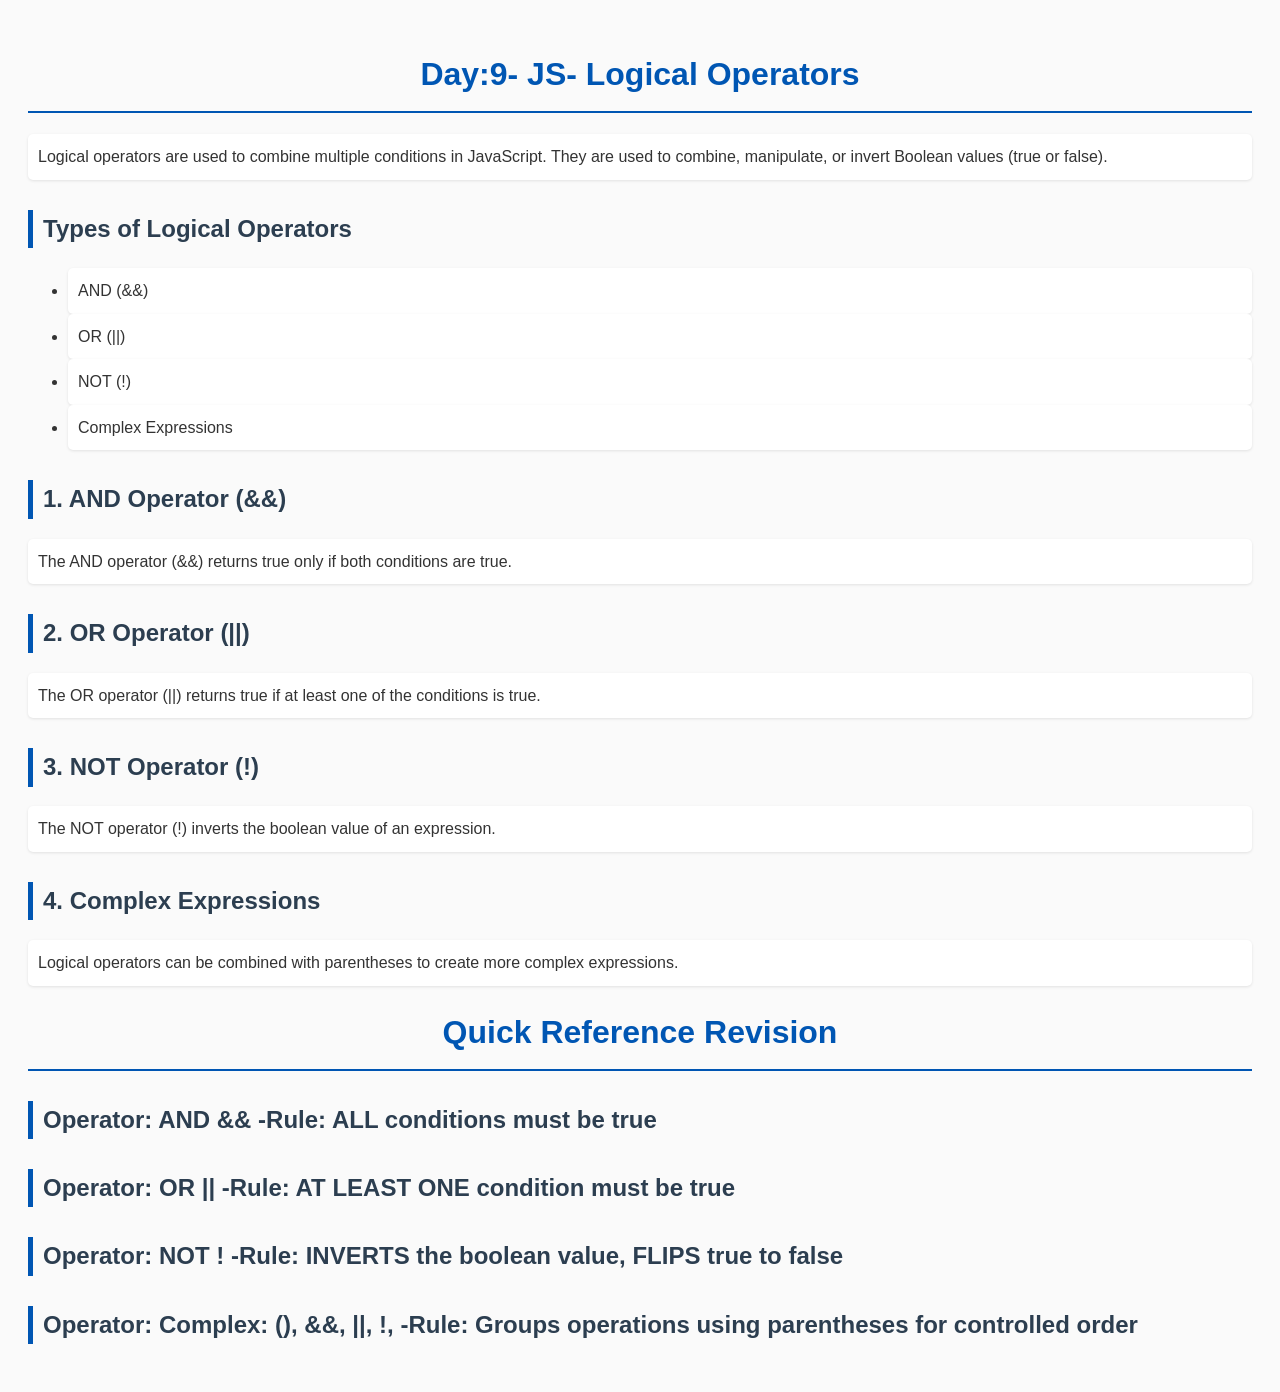
<file: Day-9-JS-Logical-Operators/index.html>
<!DOCTYPE html>
<html lang="en">
<head>
    <meta charset="UTF-8">
    <meta name="viewport" content="width=device-width, initial-scale=1.0">
    <title>Day:9- JS- Logical Operators</title>
    <link rel="stylesheet" href="style.css">
</head>
<body>

    <h1>Day:9- JS- Logical Operators</h1>

        <p>Logical operators are used to combine multiple conditions in JavaScript.
            They are used to combine, manipulate, or invert Boolean values (true or false).
        </p>

    <h2>Types of Logical Operators</h2>

    <ul>
        <li>AND (&&)</li>
        <li>OR (||)</li>
        <li>NOT (!)</li>
        <li>Complex Expressions</li>
    </ul>

    <h2>1. AND Operator (&&)</h2>

        <p>The AND operator (&&) returns true only if both conditions are true.</p>

    <h2>2. OR Operator (||)</h2>

        <p>The OR operator (||) returns true if at least one of the conditions is true.</p>

    <h2>3. NOT Operator (!)</h2>

        <p>The NOT operator (!) inverts the boolean value of an expression.</p>

    <h2>4. Complex Expressions</h2>

        <p>Logical operators can be combined with parentheses to create more complex expressions.</p>

    <h1>Quick Reference Revision</h1>

        <h2>Operator: AND && -Rule: ALL conditions must be true </h2>

        <h2>Operator: OR || -Rule: AT LEAST ONE condition must be true </h2>

        <h2>Operator: NOT ! -Rule: INVERTS the boolean value, FLIPS true to false </h2>


        <h2>Operator: Complex: (), &&, ||, !, -Rule: Groups operations using parentheses for controlled order </h2>


    <script src="script.js"></script>
</body>
</html>
</file>
<file: style.css>
* {
    margin: 0;
    padding: 0;
    box-sizing: border-box;
}

body {
    text-align: center;
    padding: 50px 20px;
    font-family: "Segoe UI", Tahoma, Geneva, Verdana, sans-serif;
    background-color: #f8f9fa;
    color: #212529;
    min-height: 100vh;
    display: flex;
    flex-direction: column;
    justify-content: space-between;
}

h1 {
    margin-bottom: 10px;
    font-size: 2.2rem;
    color: #0d6efd;
}

p {
    margin-bottom: 30px;
    font-size: 1.1rem;
    color: #6c757d;
}

.buttons-container {
    display: flex;
    flex-wrap: wrap;
    justify-content: center;
    gap: 15px;
    max-width: 900px;
    margin: 0 auto 40px auto;
}

a {
    text-decoration: none;
}

button {
    padding: 12px 25px;
    font-size: 16px;
    font-weight: 600;
    cursor: pointer;
    border-radius: 8px;
    border: none;
    background-color: #0d6efd;
    color: #ffffff;
    box-shadow: 0 4px 6px rgba(0, 0, 0, 0.1);
    transition: all 0.2s ease-in-out;
}

button:hover {
    background-color: #0b5ed7;
    transform: translateY(-2px);
    box-shadow: 0 6px 12px rgba(0, 0, 0, 0.15);
}

footer {
    font-size: 0.95rem;
    color: #6c757d;
    padding-top: 20px;
    border-top: 1px solid #dee2e6;
}

footer a {
    color: #0d6efd;
    font-weight: 600;
}

footer a:hover {
    text-decoration: underline;
}





/* body

    {
        text-align: center;
        padding: 50px;
        font-family: "Arial Black", "Segoe UI", "Tahoma" , "Cambria";
    }

h1

    {
        margin-bottom:10px;
    }

p

    {
        margin-bottom:30px;
    }

button

    {
        padding: 12px 25px;
        margin: 10px;
        font-size: 18px;
        cursor: pointer;
        border-radius: 10px;
    } */
</file>
<file: Day-1-JS-Introduction/style.css>
h1 
   
    {
        color: rgb(32, 60, 170);
        margin-left: 20px;
    }

h2

    {
        margin-left: 20px;
    }

button 
    
    {
        height: 10vh;
        width: 12vw;
        color: white;
        border-radius: 10px;
        margin-top: 5px;
        margin-left: 20px;
        background-color: grey;
    }
</file>
<file: Day-10-JS-Conditional-Decisions/style.css>
body
   
    {
        font-family: Arial, sans-serif;
        line-height: 1.6;
        padding: 20px;
        background-color: #fafafa;
        color: #333;
    }

h1

    {
        color: #0056b3;
        text-align: center;
        border-bottom: 2px solid #0056b3;
        padding-bottom: 10px;
    }

h2

    {
        color: #2c3e50;
        margin-top: 30px;
        border-left: 5px solid #0056b3;
        padding-left: 10px;
    }

p , li

    {
        font-size: 16px;
        background-color: #fff;
        padding: 10px;
        border-radius: 5px;
        box-shadow: 0 1px 3px rgba(0,0,0,0.1);
    }
</file>
<file: Day-2-JS-Data-Types/style.css>
body
  
    {
        font-family: Arial, sans-serif;
        line-height: 1.6;
        padding: 20px;
        background-color: #fafafa;
        color: #333;
    }

h1

    {
        color: #0056b3;
        text-align: center;
        border-bottom: 2px solid #0056b3;
        padding-bottom: 10px;
    }

h2

    {
        color: #2c3e50;
        margin-top: 30px;
        border-left: 5px solid #0056b3;
        padding-left: 10px;
    }

p , li

    {
        font-size: 16px;
        background-color: #fff;
        padding: 10px;
        border-radius: 5px;
        box-shadow: 0 1px 3px rgba(0,0,0,0.1);
    }
</file>
<file: Day-3-JS-Variables/style.css>
body

    {
        font-family: Arial, sans-serif;
        line-height: 1.6;
        padding: 20px;
        background-color: #fafafa;
        color: #333;
    }

h1

    {
        color: #2b2d42;
        text-align: center;
        border-bottom: 5px solid #560cd6;
        padding-bottom: 10px;
    }

h2

    {
        color: #1d3557;
        margin-top: 30px;
        border-left: 5px solid #560cd6;
        padding-left: 10px;
    }

h3

    {
        color: #4a5568;
    }

p , li

    {
        font-size: 16px;
        background-color: #fff;
        padding: 10px;
        border-radius: 5px;
        box-shadow: 0 1px 3px rgba(3, 121, 195, 0.1);
    }
</file>
<file: Day-4-JS-Let-Const/style.css>
body
   
    {
        font-family: Arial, sans-serif;
        line-height: 1.6;
        padding: 20px;
        background-color: #fafafa;
        color: #333;
    }

h1

    {
        color: #0056b3;
        text-align: center;
        border-bottom: 2px solid #0056b3;
        padding-bottom: 10px;
    }

h2

    {
        color: #2c3e50;
        margin-top: 30px;
        border-left: 5px solid #0056b3;
        padding-left: 10px;
    }

p

    {
        font-size: 16px;
        background-color: #fff;
        padding: 10px;
        border-radius: 5px;
        box-shadow: 0 1px 3px rgba(0,0,0,0.1);
    }
</file>
<file: Day-5-JS-String/style.css>
body
   
    {
        font-family: Arial, sans-serif;
        line-height: 1.6;
        padding: 20px;
        background-color: #fafafa;
        color: #333;
    }

h1

    {
        color: #0056b3;
        text-align: center;
        border-bottom: 2px solid #0056b3;
        padding-bottom: 10px;
    }

h2

    {
        color: #2c3e50;
        margin-top: 30px;
        border-left: 5px solid #0056b3;
        padding-left: 10px;
    }

h3

    {
        color: #34495e;
        margin-top: 20px;
        border-left: 3px solid #9800b3;
        padding-left: 10px;
    }

p , li

    {
        font-size: 16px;
        background-color: #fff;
        padding: 10px;
        border-radius: 5px;
        box-shadow: 0 1px 3px rgba(0,0,0,0.1);
    }
</file>
<file: Day-6-JS-Operators/style.css>
body
   
    {
        font-family: Arial, sans-serif;
        line-height: 1.6;
        padding: 20px;
        background-color: #fafafa;
        color: #333;
    }

h1

    {
        color: #0056b3;
        text-align: center;
        border-bottom: 2px solid #0056b3;
        padding-bottom: 10px;
    }

h2

    {
        color: #2c3e50;
        margin-top: 30px;
        border-left: 5px solid #0056b3;
        padding-left: 10px;
    }

p , li

    {
        font-size: 16px;
        background-color: #fff;
        padding: 10px;
        border-radius: 5px;
        box-shadow: 0 1px 3px rgba(0,0,0,0.1);
    }
</file>
<file: Day-7-JS-Functions/style.css>
body
   
    {
        font-family: Arial, sans-serif;
        line-height: 1.6;
        padding: 20px;
        background-color: #fafafa;
        color: #333;
    }

h1

    {
        color: #0056b3;
        text-align: center;
        border-bottom: 2px solid #0056b3;
        padding-bottom: 10px;
    }

h2

    {
        color: #2c3e50;
        margin-top: 30px;
        border-left: 5px solid #0056b3;
        padding-left: 10px;
    }

p , li

    {
        font-size: 16px;
        background-color: #fff;
        padding: 10px;
        border-radius: 5px;
        box-shadow: 0 1px 3px rgba(0,0,0,0.1);
    }
</file>
<file: Day-8-JS-Scope/style.css>
body
   
    {
        font-family: Arial, sans-serif;
        line-height: 1.6;
        padding: 20px;
        background-color: #fafafa;
        color: #333;
    }

h1

    {
        color: #0056b3;
        text-align: center;
        border-bottom: 2px solid #0056b3;
        padding-bottom: 10px;
    }

h2

    {
        color: #2c3e50;
        margin-top: 30px;
        border-left: 5px solid #0056b3;
        padding-left: 10px;
    }

p 

    {
        font-size: 16px;
        background-color: #fff;
        padding: 10px;
        border-radius: 5px;
        box-shadow: 0 1px 3px rgba(0,0,0,0.1);
    }
</file>
<file: Day-9-JS-Logical-Operators/style.css>
body
   
    {
        font-family: Arial, sans-serif;
        line-height: 1.6;
        padding: 20px;
        background-color: #fafafa;
        color: #333;
    }

h1

    {
        color: #0056b3;
        text-align: center;
        border-bottom: 2px solid #0056b3;
        padding-bottom: 10px;
    }

h2

    {
        color: #2c3e50;
        margin-top: 30px;
        border-left: 5px solid #0056b3;
        padding-left: 10px;
    }

p , li

    {
        font-size: 16px;
        background-color: #fff;
        padding: 10px;
        border-radius: 5px;
        box-shadow: 0 1px 3px rgba(0,0,0,0.1);
    }
</file>
